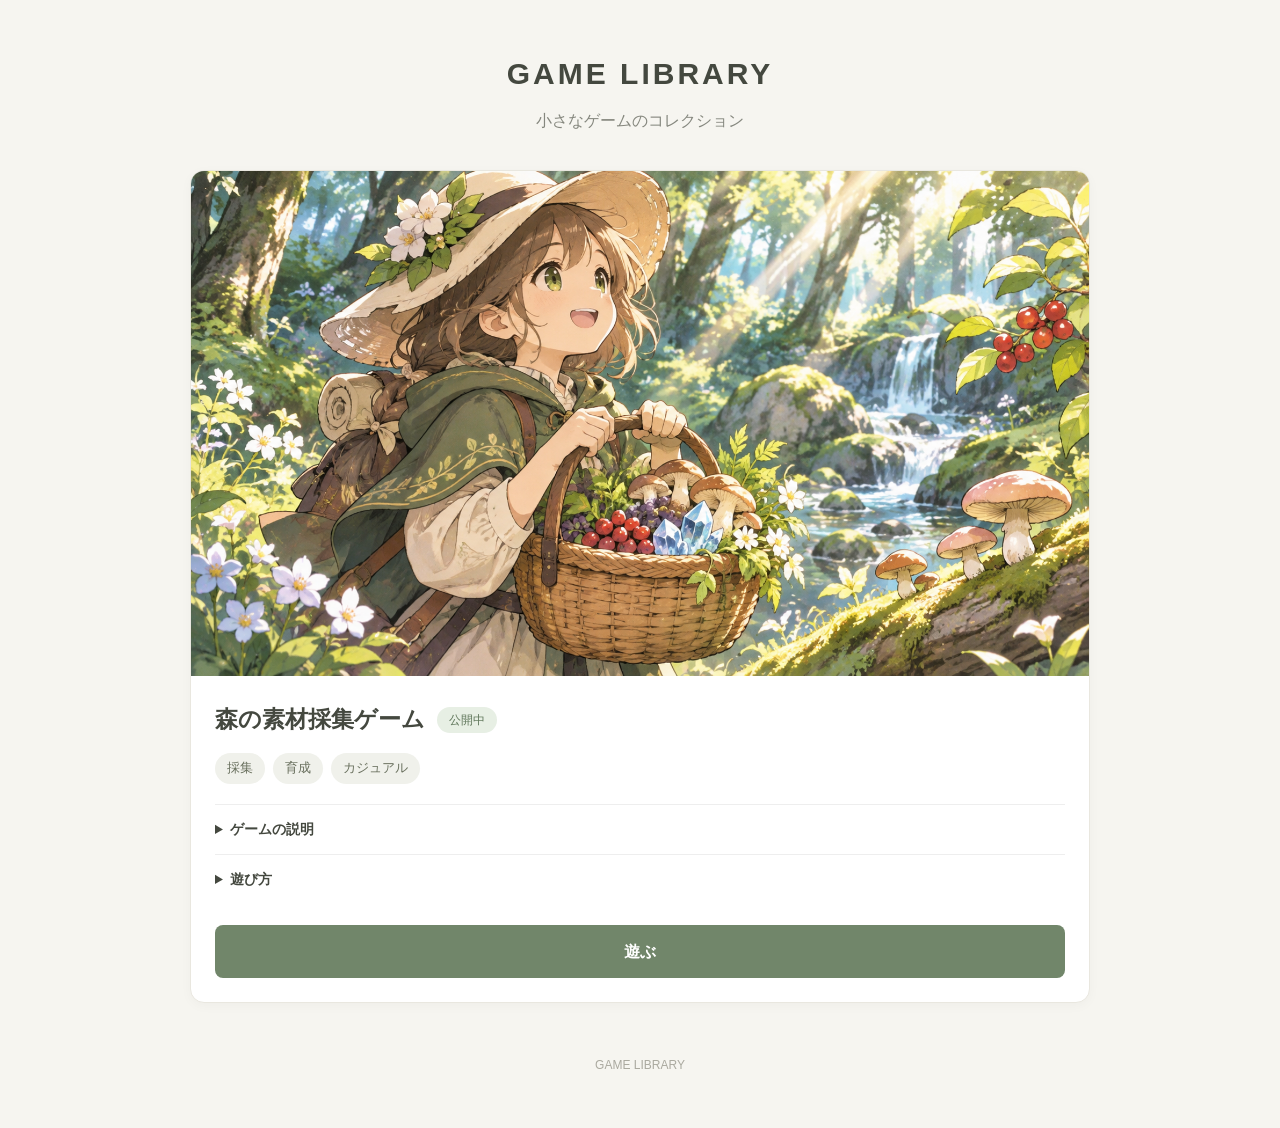
<file: index.html>
<!DOCTYPE html>
<html lang="ja">
<head>
  <meta charset="UTF-8">
  <meta name="viewport" content="width=device-width, initial-scale=1.0">
  <title>GAME LIBRARY</title>
  <link rel="stylesheet" href="assets/css/style.css">
</head>
<body>

  <header class="site-header">
    <h1>GAME LIBRARY</h1>
    <p>小さなゲームのコレクション</p>
  </header>

  <main class="container">

    <section class="game-card">
      <img
        src="assets/images/game-001.png"
        alt="森の素材採集ゲーム"
        class="game-thumbnail"
      >

      <div class="game-info">
        <div class="game-heading">
          <h2>森の素材採集ゲーム</h2>
          <span class="status">公開中</span>
        </div>

        <div class="genres">
          <span>採集</span>
          <span>育成</span>
          <span>カジュアル</span>
        </div>

        <details>
          <summary>ゲームの説明</summary>
          <p>
            森を探索して素材を集め、
            売却や強化を楽しむゲームです。
          </p>
        </details>

        <details>
          <summary>遊び方</summary>
          <p>
            エリアを選んで素材を採集しましょう。
            集めた素材を売却し、強化を進めていきます。
          </p>
        </details>

        <a href="games/game-001/" class="play-button">
          遊ぶ
        </a>
      </div>
    </section>

  </main>

  <footer>
    <p>GAME LIBRARY</p>
  </footer>

</body>
</html>
</file>
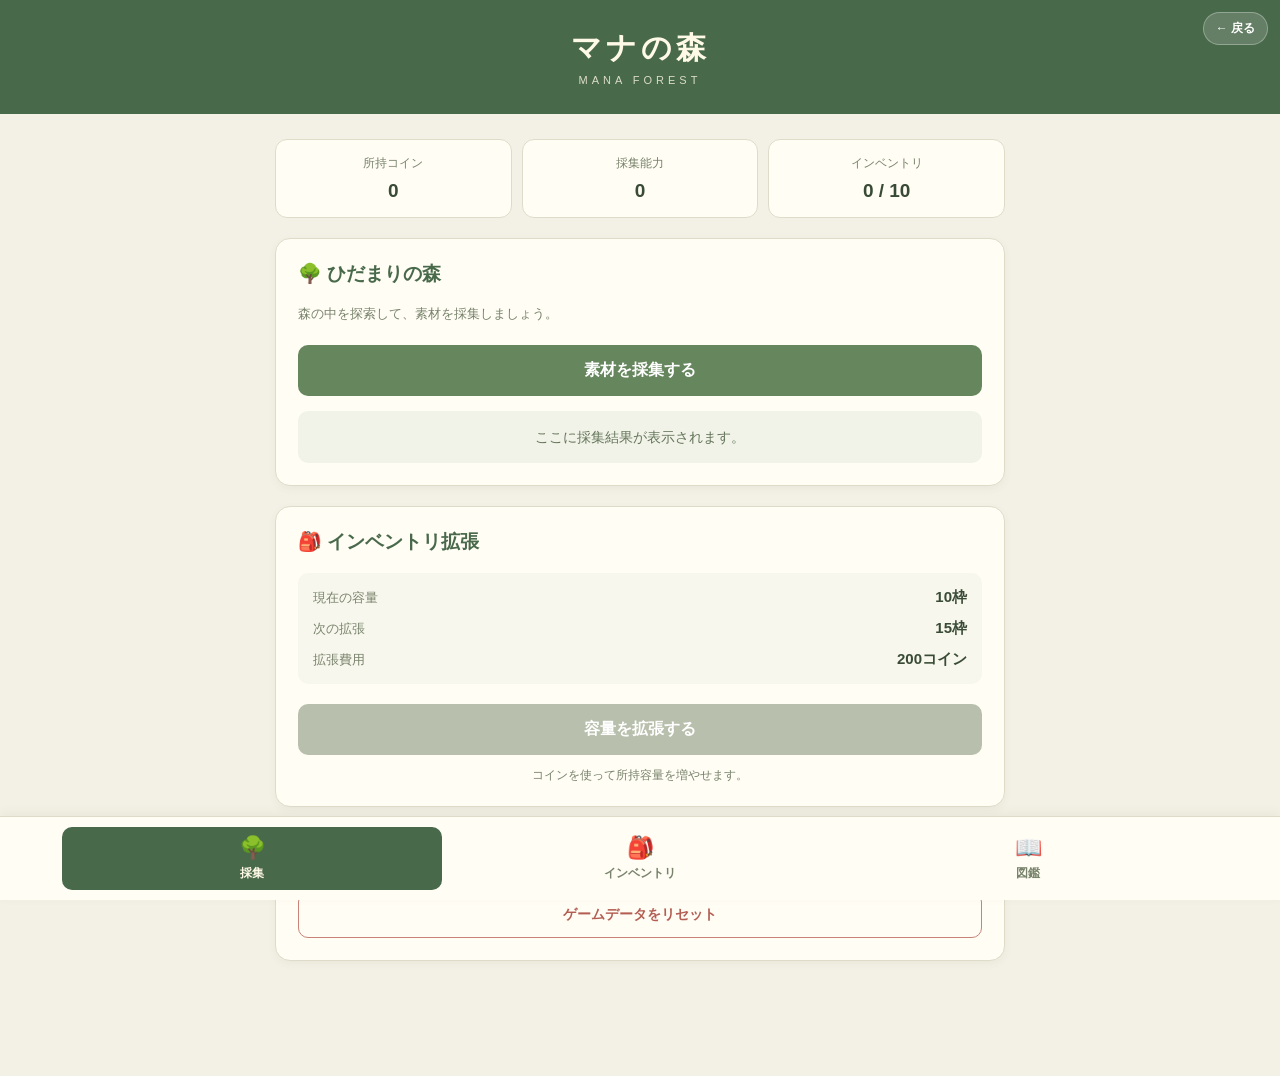
<file: games/game-001/index.html>
<!DOCTYPE html>
<html lang="ja">
<head>
  <meta charset="UTF-8">
  <meta name="viewport" content="width=device-width, initial-scale=1.0">
  <title>マナの森</title>
  <link rel="stylesheet" href="style.css">
</head>
<body>

  <header class="game-header">
    <a href="../../index.html" class="back-home-button">
    ← 戻る
    </a>

  <h1>マナの森</h1>
  <p>MANA FOREST</p>
</header>

  <main class="game-container">

    <!-- 共通ステータス -->
    <section class="status-area">
      <div class="status-item">
        <span>所持コイン</span>
        <strong id="coins">0</strong>
      </div>

      <div class="status-item">
        <span>採集能力</span>
        <strong id="gathering-level">0</strong>
      </div>

      <div class="status-item">
        <span>インベントリ</span>
        <strong id="inventory-count">0 / 10</strong>
      </div>
    </section>

    <!-- 採集画面 -->
    <section id="gather-screen" class="game-screen active">

      <section class="panel gather-area">
        <h2>🌳 ひだまりの森</h2>
        <p>森の中を探索して、素材を採集しましょう。</p>

        <button id="gather-button" class="main-button">
          素材を採集する
        </button>

        <div id="gather-result" class="result-box">
          ここに採集結果が表示されます。
        </div>
      </section>

      <!-- インベントリ拡張 -->
      <section class="panel upgrade-area">
        <h2>🎒 インベントリ拡張</h2>

        <div class="upgrade-info">
          <div>
            <span>現在の容量</span>
            <strong id="current-capacity">10枠</strong>
          </div>

          <div>
            <span>次の拡張</span>
            <strong id="next-capacity">15枠</strong>
          </div>

          <div>
            <span>拡張費用</span>
            <strong id="capacity-cost">200コイン</strong>
          </div>
        </div>

        <button id="expand-button" class="main-button">
          容量を拡張する
        </button>

        <p id="expand-message" class="help-text">
          コインを使って所持容量を増やせます。
        </p>
      </section>
      
      <section class="panel">
        <h2>⚙️ ゲーム設定</h2>
        <button id="reset-button" class="reset-button">
         ゲームデータをリセット
        </button>
      </section>

    </section>

    <!-- インベントリ画面 -->
    <section id="inventory-screen" class="game-screen">

      <section class="panel inventory-area">
        <h2>🎒 インベントリ</h2>

        <p class="inventory-description">
          所持している素材を確認できます。
        </p>

        <div id="inventory-list" class="inventory-list">
          まだ素材を持っていません。
        </div>
      </section>

    </section>

    <!-- 図鑑画面 -->
    <section id="encyclopedia-screen" class="game-screen">

      <section class="panel encyclopedia-area">
        <h2>📖 素材図鑑</h2>

        <p class="encyclopedia-description">
          これまでに採集した素材が記録されます。
        </p>

        <div id="encyclopedia-list" class="encyclopedia-list">
        </div>
      </section>

    </section>

    <!-- 個体詳細画面 -->
    <div id="item-modal" class="item-modal">
      <div class="item-modal-content">

        <div class="item-modal-header">
          <h2>素材の詳細</h2>
          <button id="close-modal-button" class="close-modal-button">
            ×
          </button>
        </div>

        <div class="item-detail-info">
          <div>
            <span>素材名</span>
            <strong id="detail-name">若葉</strong>
          </div>

          <div>
            <span>マナ</span>
            <strong id="detail-value">30</strong>
          </div>
        </div>

        <div class="item-detail-info">
          <div>
            <span>売却金額</span>
            <strong id="detail-sell-price">9コイン</strong>
          </div>

          <div>
            <span>強化量</span>
            <strong id="detail-upgrade-value">+0.9</strong>
          </div>

          <div>
            <span>強化費用</span>
            <strong id="detail-upgrade-cost">300コイン</strong>
          </div>
        </div>

        <p id="detail-message" class="help-text"></p>

        <button id="sell-button" class="main-button">
          売却する
        </button>

        <button id="upgrade-button" class="main-button">
          強化する
        </button>

      </div>
    </div>
  </main>

  <!-- 下部タブ -->
  <nav class="bottom-nav">
    <button class="nav-button active" data-screen="gather-screen">
      <span class="nav-icon">🌳</span>
      <span>採集</span>
    </button>

    <button class="nav-button" data-screen="inventory-screen">
      <span class="nav-icon">🎒</span>
      <span>インベントリ</span>
    </button>

    <button class="nav-button" data-screen="encyclopedia-screen">
      <span class="nav-icon">📖</span>
      <span>図鑑</span>
    </button>
  </nav>

  <script src="script.js"></script>
</body>
</html>
</file>
<file: assets/css/style.css>
* {
  box-sizing: border-box;
}

body {
  margin: 0;
  background: #f6f5f0;
  color: #44483f;
  font-family: sans-serif;
  line-height: 1.7;
}

.site-header {
  text-align: center;
  padding: 48px 16px 36px;
}

.site-header h1 {
  margin: 0;
  font-size: 30px;
  letter-spacing: 3px;
}

.site-header p {
  color: #85877e;
  margin: 8px 0 0;
}

.container {
  width: min(900px, 92%);
  margin: 0 auto;
}

.game-card {
  background: #fff;
  border: 1px solid #e9e7df;
  border-radius: 14px;
  overflow: hidden;
  box-shadow: 0 3px 12px #00000008;
}

.game-thumbnail {
  display: block;
  width: 100%;
  aspect-ratio: 16 / 9;
  object-fit: cover;
  background: #e9eee5;
}

.game-info {
  padding: 24px;
}

.game-heading {
  display: flex;
  align-items: center;
  flex-wrap: wrap;
  gap: 12px;
}

.game-heading h2 {
  margin: 0;
  font-size: 23px;
}

.status {
  background: #e7efe4;
  color: #60775b;
  border-radius: 20px;
  padding: 3px 12px;
  font-size: 12px;
}

.genres {
  display: flex;
  flex-wrap: wrap;
  gap: 8px;
  margin: 14px 0 20px;
}

.genres span {
  background: #f0f1eb;
  color: #69705e;
  padding: 4px 12px;
  border-radius: 20px;
  font-size: 13px;
}

details {
  border-top: 1px solid #eee;
  padding: 13px 0;
}

summary {
  cursor: pointer;
  font-weight: bold;
  font-size: 14px;
}

details p {
  color: #777;
  font-size: 14px;
  margin-bottom: 0;
}

.play-button {
  display: block;
  margin-top: 20px;
  padding: 13px;
  text-align: center;
  text-decoration: none;
  background: #71866a;
  color: white;
  border-radius: 8px;
  font-weight: bold;
  transition: background 0.2s;
}

.play-button:hover {
  background: #5d7357;
}

footer {
  text-align: center;
  padding: 40px 16px;
  color: #aaa99f;
  font-size: 12px;
}

@media (max-width: 600px) {
  .site-header {
    padding-top: 35px;
  }

  .game-info {
    padding: 18px;
  }

  .game-heading h2 {
    font-size: 20px;
  }
}
</file>
<file: games/game-001/style.css>
/* ===================================
   全体
=================================== */

* {
  box-sizing: border-box;
}

body {
  margin: 0;
  padding: 0;
  padding-bottom: 90px;
  background: #f3f1e5;
  color: #394b36;
  font-family: "Yu Gothic", "Meiryo", sans-serif;
}

/* ===================================
   ヘッダー
=================================== */

.game-header {
  text-align: center;
  padding: 28px 15px;
  background: #49694b;
  color: #fff9e8;
}

.game-header h1 {
  margin: 0;
  font-size: 30px;
  letter-spacing: 4px;
}

.game-header p {
  margin: 5px 0 0;
  font-size: 11px;
  letter-spacing: 4px;
  opacity: 0.8;
}

/* ===================================
   メイン画面
=================================== */

.game-container {
  width: 100%;
  max-width: 760px;
  margin: 25px auto;
  padding: 0 15px;
}

.game-screen {
  display: none;
}

.game-screen.active {
  display: block;
}

/* ===================================
   ステータス
=================================== */

.status-area {
  display: grid;
  grid-template-columns: repeat(3, 1fr);
  gap: 10px;
  margin-bottom: 20px;
}

.status-item {
  padding: 15px 8px;
  text-align: center;
  background: #fffdf4;
  border: 1px solid #dedcc9;
  border-radius: 12px;
}

.status-item span {
  display: block;
  margin-bottom: 8px;
  font-size: 12px;
  color: #78836b;
}

.status-item strong {
  font-size: 19px;
}

/* ===================================
   共通パネル
=================================== */

.panel {
  margin-bottom: 20px;
  padding: 22px;
  background: #fffdf4;
  border: 1px solid #dedcc9;
  border-radius: 15px;
  box-shadow: 0 3px 8px rgba(70, 80, 50, 0.05);
}

h2 {
  margin-top: 0;
  font-size: 19px;
  color: #49694b;
}

/* ===================================
   採集画面
=================================== */

.gather-area p {
  font-size: 13px;
  line-height: 1.7;
  color: #78836b;
}

/* ボタン共通 */

.main-button {
  display: block;
  width: 100%;
  margin-top: 20px;
  padding: 15px;
  border: none;
  border-radius: 10px;
  background: #66865e;
  color: white;
  font-size: 16px;
  font-weight: bold;
  cursor: pointer;
  transition: background 0.2s;
}

.main-button:hover {
  background: #52734c;
}

.main-button:active {
  transform: scale(0.98);
}

.main-button:disabled {
  background: #b8c0ad;
  cursor: not-allowed;
}

/* 採集結果 */

.result-box {
  margin-top: 15px;
  padding: 15px;
  min-height: 50px;
  border-radius: 10px;
  background: #f1f3e8;
  text-align: center;
  font-size: 14px;
  line-height: 1.6;
  color: #65765b;
}

/* ===================================
   インベントリ拡張
=================================== */

.upgrade-info {
  display: grid;
  gap: 12px;
  margin-top: 18px;
  padding: 15px;
  border-radius: 10px;
  background: #f8f7ed;
}

.upgrade-info div {
  display: flex;
  justify-content: space-between;
  align-items: center;
  gap: 10px;
}

.upgrade-info span {
  font-size: 13px;
  color: #78836b;
}

.upgrade-info strong {
  font-size: 15px;
}

.help-text {
  margin: 12px 0 0;
  text-align: center;
  font-size: 12px;
  color: #78836b;
}

/* ===================================
   インベントリ画面
=================================== */

.inventory-description {
  margin-bottom: 18px;
  font-size: 13px;
  color: #78836b;
}

.inventory-list {
  display: flex;
  flex-direction: column;
  gap: 12px;
}

/* 素材のグループ */

.inventory-group {
  overflow: hidden;
  border-radius: 10px;
  background: #f8f7ed;
}

.inventory-group summary {
  padding: 16px;
  font-size: 16px;
  font-weight: bold;
  color: #52684b;
  cursor: pointer;
  list-style-position: inside;
}

/* 個体カード */

.inventory-items {
  display: flex;
  flex-direction: column;
  gap: 8px;
  padding: 0 12px 12px;
}

.inventory-item {
  display: flex;
  align-items: center;
  justify-content: space-between;
  gap: 8px;

  padding: 15px;
  border: 1px solid #e3e2d5;
  border-radius: 9px;
  background: #fffdf4;

  cursor: pointer;
}

.inventory-item strong {
  font-size: 15px;
  color: #3f4d3b;
}

.inventory-item .inventory-price {
  font-size: 14px;
  font-weight: bold;
  color: #78836b;
  white-space: nowrap;
}


/* ===================================
   下部タブ
=================================== */

.bottom-nav {
  position: fixed;
  z-index: 100;
  left: 0;
  right: 0;
  bottom: 0;

  display: flex;
  justify-content: center;
  gap: 8px;

  padding: 10px 15px;
  padding-bottom: calc(10px + env(safe-area-inset-bottom));

  background: #fffdf4;
  border-top: 1px solid #dedcc9;
  box-shadow: 0 -3px 10px rgba(70, 80, 50, 0.06);
}

.nav-button {
  flex: 1;
  max-width: 380px;
  display: flex;
  flex-direction: column;
  align-items: center;
  justify-content: center;
  gap: 4px;

  padding: 8px;
  border: none;
  border-radius: 10px;
  background: transparent;

  color: #78836b;
  font-size: 12px;
  font-weight: bold;
  cursor: pointer;
}

.nav-icon {
  font-size: 22px;
}

.nav-button.active {
  background: #49694b;
  color: #fff9e8;
}

/* ===================================
   スマートフォン対応
=================================== */

@media (max-width: 480px) {
  .game-header h1 {
    font-size: 25px;
  }

  .status-area {
    gap: 6px;
  }

  .status-item {
    padding: 12px 4px;
  }

  .status-item span {
    font-size: 10px;
  }

  .status-item strong {
    font-size: 16px;
  }

  .panel {
    padding: 17px;
  }

  .upgrade-info {
    padding: 13px;
  }
}

/* ===================================
   個体詳細画面
=================================== */

.item-modal {
  display: none;
  position: fixed;
  z-index: 200;
  inset: 0;

  justify-content: center;
  align-items: center;

  padding: 20px;
  background: rgba(35, 48, 32, 0.55);
}

.item-modal.active {
  display: flex;
}

.item-modal-content {
  width: 100%;
  max-width: 420px;
  max-height: 85vh;
  overflow-y: auto;

  padding: 24px;
  border-radius: 16px;

  background: #fffdf4;
  box-shadow: 0 5px 20px rgba(0, 0, 0, 0.15);
}

.item-modal-content h2 {
  margin-bottom: 20px;
  text-align: center;
}

.item-detail-info {
  display: grid;
  gap: 12px;
  margin-bottom: 15px;
  padding: 15px;

  border-radius: 10px;
  background: #f1f3e8;
}

.item-detail-info div {
  display: flex;
  justify-content: space-between;
  align-items: center;
  gap: 10px;
}

.item-detail-info span {
  font-size: 13px;
  color: #78836b;
}

.item-detail-info strong {
  font-size: 15px;
}

.sub-button {
  display: block;
  width: 100%;
  margin-top: 10px;
  padding: 14px;

  border: 1px solid #66865e;
  border-radius: 10px;

  background: #fffdf4;
  color: #49694b;

  font-size: 15px;
  font-weight: bold;
  cursor: pointer;
}

.sub-button:active {
  transform: scale(0.98);
}

.item-modal-content .main-button:disabled {
  background: #b8c0ad;
  cursor: not-allowed;
}

/* 詳細画面のヘッダー */

.item-modal-header {
  display: flex;
  justify-content: space-between;
  align-items: center;
  margin-bottom: 20px;
}

.item-modal-header h2 {
  margin: 0;
}

.close-modal-button {
  width: 36px;
  height: 36px;
  border: none;
  border-radius: 50%;
  background: #f1f3e8;
  color: #49694b;
  font-size: 26px;
  line-height: 1;
  cursor: pointer;
}

.close-modal-button:active {
  transform: scale(0.9);
}

/* ===================================
   素材図鑑
=================================== */

.encyclopedia-description {
  margin-bottom: 18px;
  font-size: 13px;
  color: #78836b;
}

.encyclopedia-list {
  display: flex;
  flex-direction: column;
  gap: 18px;
}

/* レアリティごとのグループ */

.encyclopedia-group {
  overflow: hidden;
  border-radius: 10px;
  background: #f8f7ed;
}

.encyclopedia-group-title {
  margin: 0;
  padding: 13px 15px;
  border-bottom: 1px solid #e3e2d5;
  font-size: 15px;
  color: #52684b;
}

/* 素材カード */

.encyclopedia-items {
  display: flex;
  flex-direction: column;
  gap: 8px;
  padding: 12px;
}

.encyclopedia-item {
  display: flex;
  justify-content: space-between;
  align-items: center;
  gap: 10px;

  padding: 13px;
  border: 1px solid #e3e2d5;
  border-radius: 9px;
  background: #fffdf4;
}

.encyclopedia-item-info {
  display: flex;
  flex-direction: column;
  gap: 5px;
}

.encyclopedia-item-name {
  font-size: 14px;
  font-weight: bold;
  color: #3f4d3b;
}

.encyclopedia-item-count {
  font-size: 12px;
  color: #78836b;
}

.encyclopedia-undiscovered {
  color: #a5a997;
}

.encyclopedia-status {
  flex-shrink: 0;
  padding: 5px 9px;
  border-radius: 20px;
  background: #e8eddf;
  color: #607653;
  font-size: 11px;
  font-weight: bold;
}

.encyclopedia-status.locked {
  background: #eeede5;
  color: #99998c;
}

.encyclopedia-empty {
  padding: 12px;
  text-align: center;
  font-size: 12px;
  color: #99998c;
}

/* 削除ボタン */

.reset-button {
  display: block;
  width: 100%;
  padding: 13px;
  border: 1px solid #c98278;
  border-radius: 10px;
  background: #fffdf4;
  color: #b45e53;
  font-size: 14px;
  font-weight: bold;
  cursor: pointer;
}

/* メインメニューに戻るボタン */
.game-header {
  position: relative;
}

.back-home-button {
  position: absolute;
  top: 12px;
  right: 12px;
  z-index: 1000;

  display: inline-block;
  padding: 7px 12px;

  background: rgba(255, 255, 255, 0.15);
  color: #ffffff;
  text-decoration: none;
  font-size: 12px;
  font-weight: bold;

  border: 1px solid rgba(255, 255, 255, 0.3);
  border-radius: 20px;
  box-shadow: none;
}

.back-home-button:hover {
  background: rgba(255, 255, 255, 0.25);
}

/* ===================================
   インベントリ売却機能
=================================== */

/* 売却ボタンの配置 */
.inventory-actions {
  display: flex;
  flex-direction: column;
  gap: 12px;
  margin-top: 20px;
}

/* 共通ボタン */
.inventory-actions button {
  width: 100%;
  padding: 15px;
  border: none;
  border-radius: 12px;
  font-size: 16px;
  font-weight: bold;
  cursor: pointer;
}

/* 複数売却ボタン */
.bulk-sell-button {
  background: #496c50;
  color: #fff;
}

/* すべて売却ボタン */
.all-sell-button {
  background: #a65d50;
  color: #fff;
}

/* 選択終了ボタン */
.bulk-cancel-button {
  background: #e8e7dc;
  color: #596b54;
}

/* 選択中の個体 */
.inventory-item.selected-for-sale {
  background: #dcebdd;
  border: 2px solid #496c50;
  box-shadow: 0 0 0 2px rgba(73, 108, 80, 0.12);
}

/* 選択中の情報 */
.bulk-sell-info {
  text-align: center;
  font-weight: bold;
  color: #496c50;
  margin: 4px 0;
}

/* 売却できないボタン */
.inventory-actions button:disabled {
  opacity: 0.45;
  cursor: not-allowed;
}
</file>
